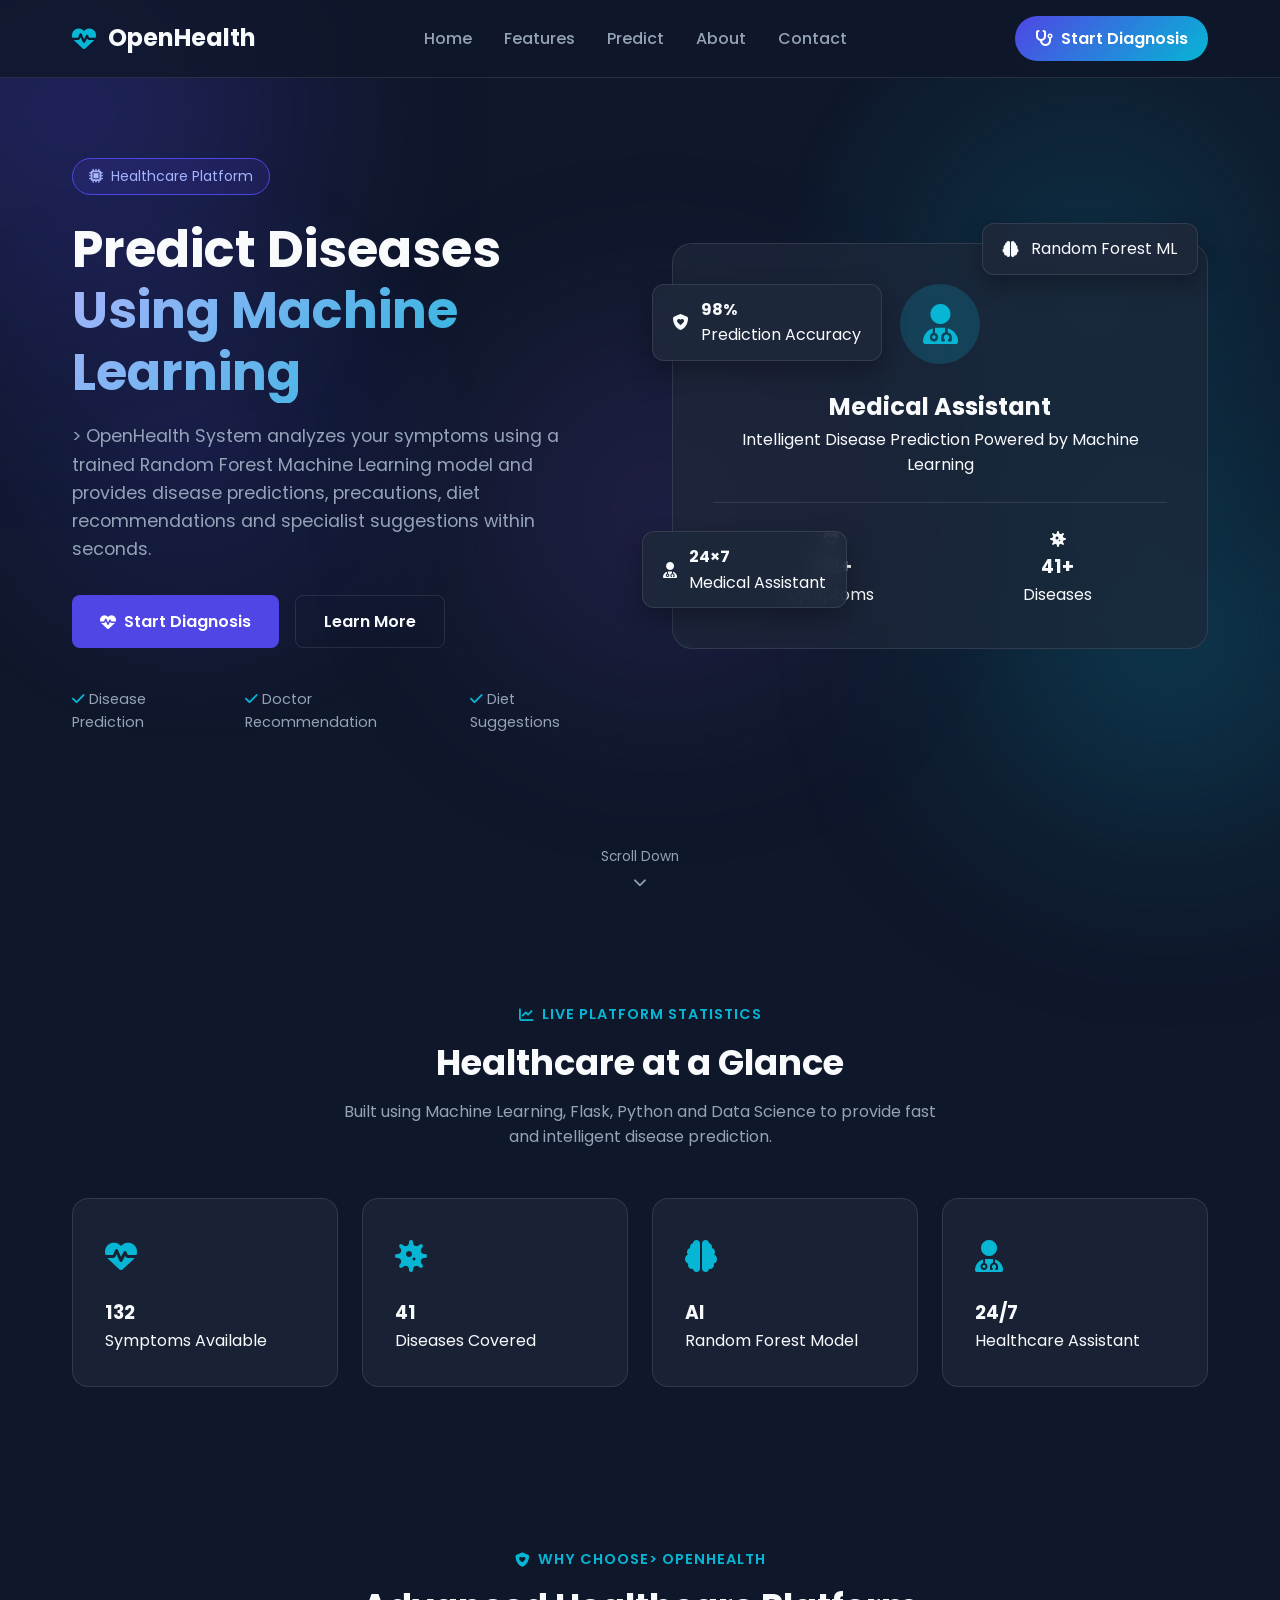
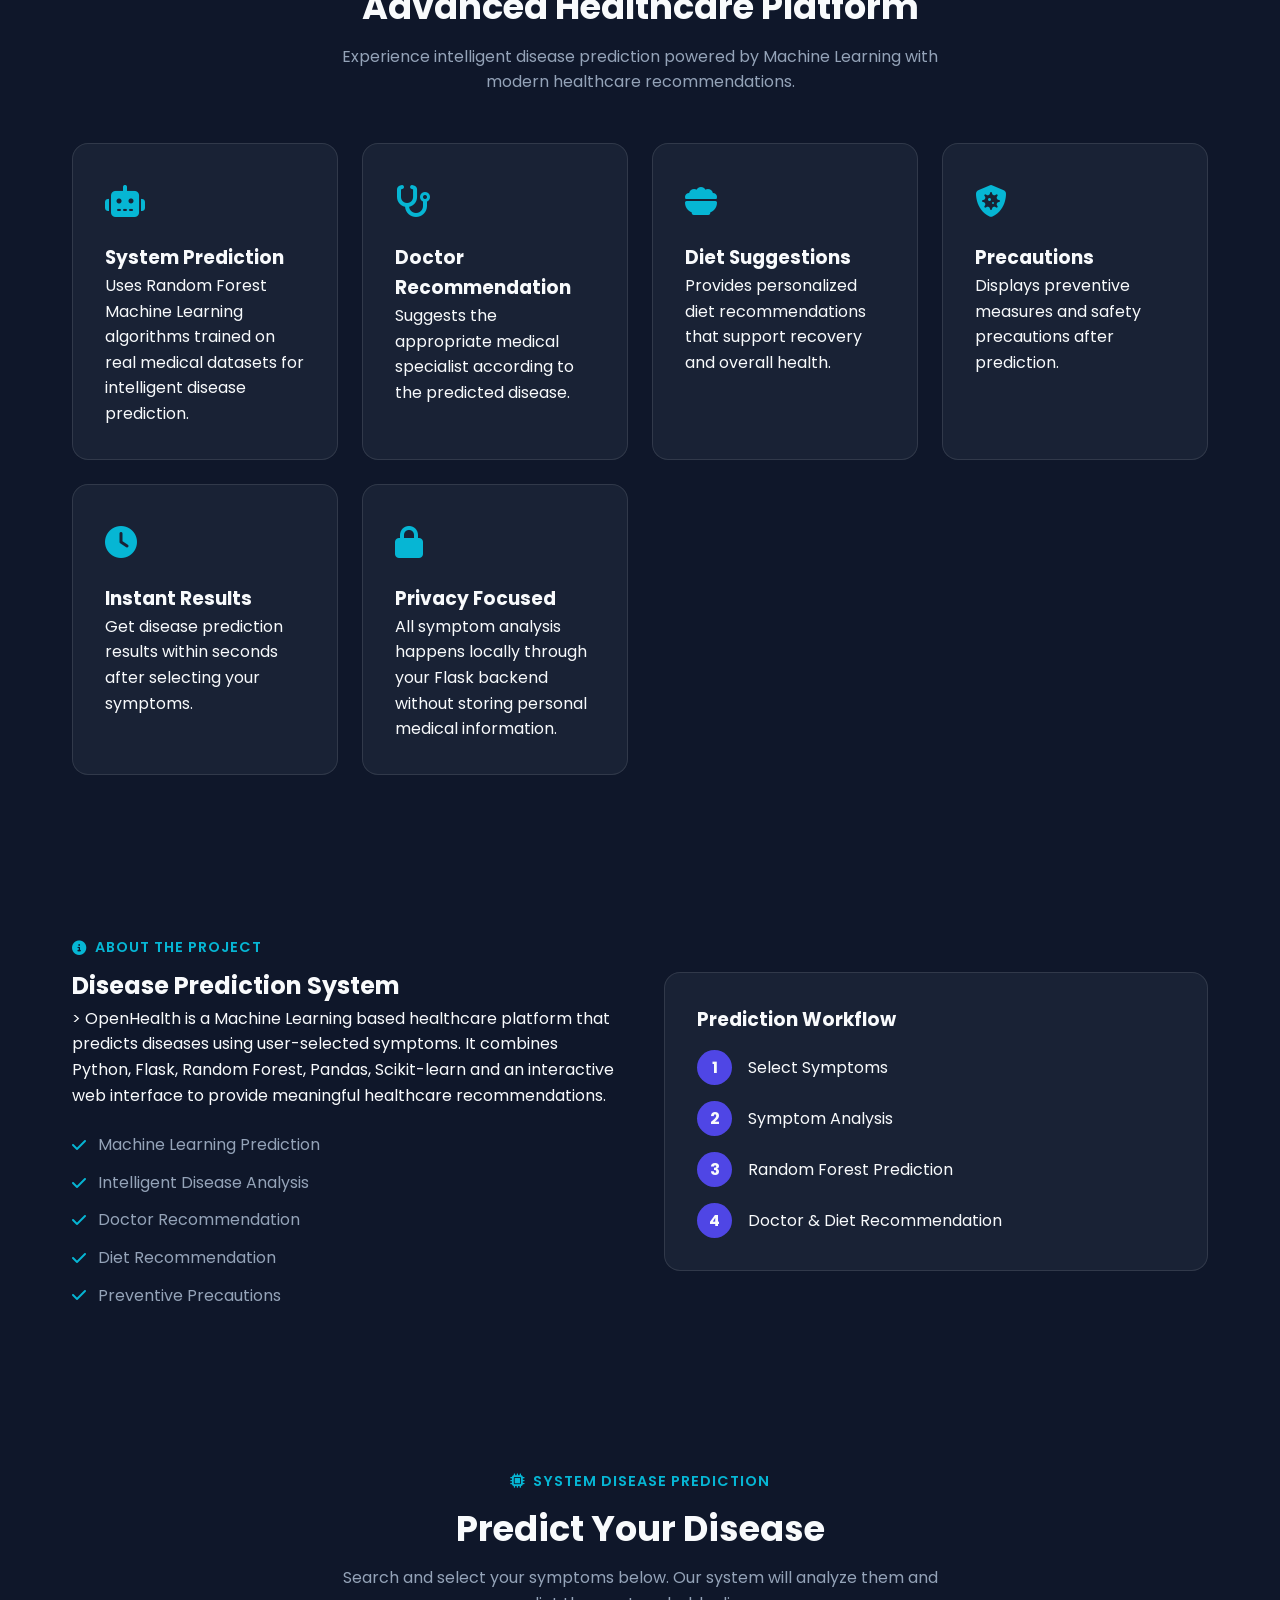
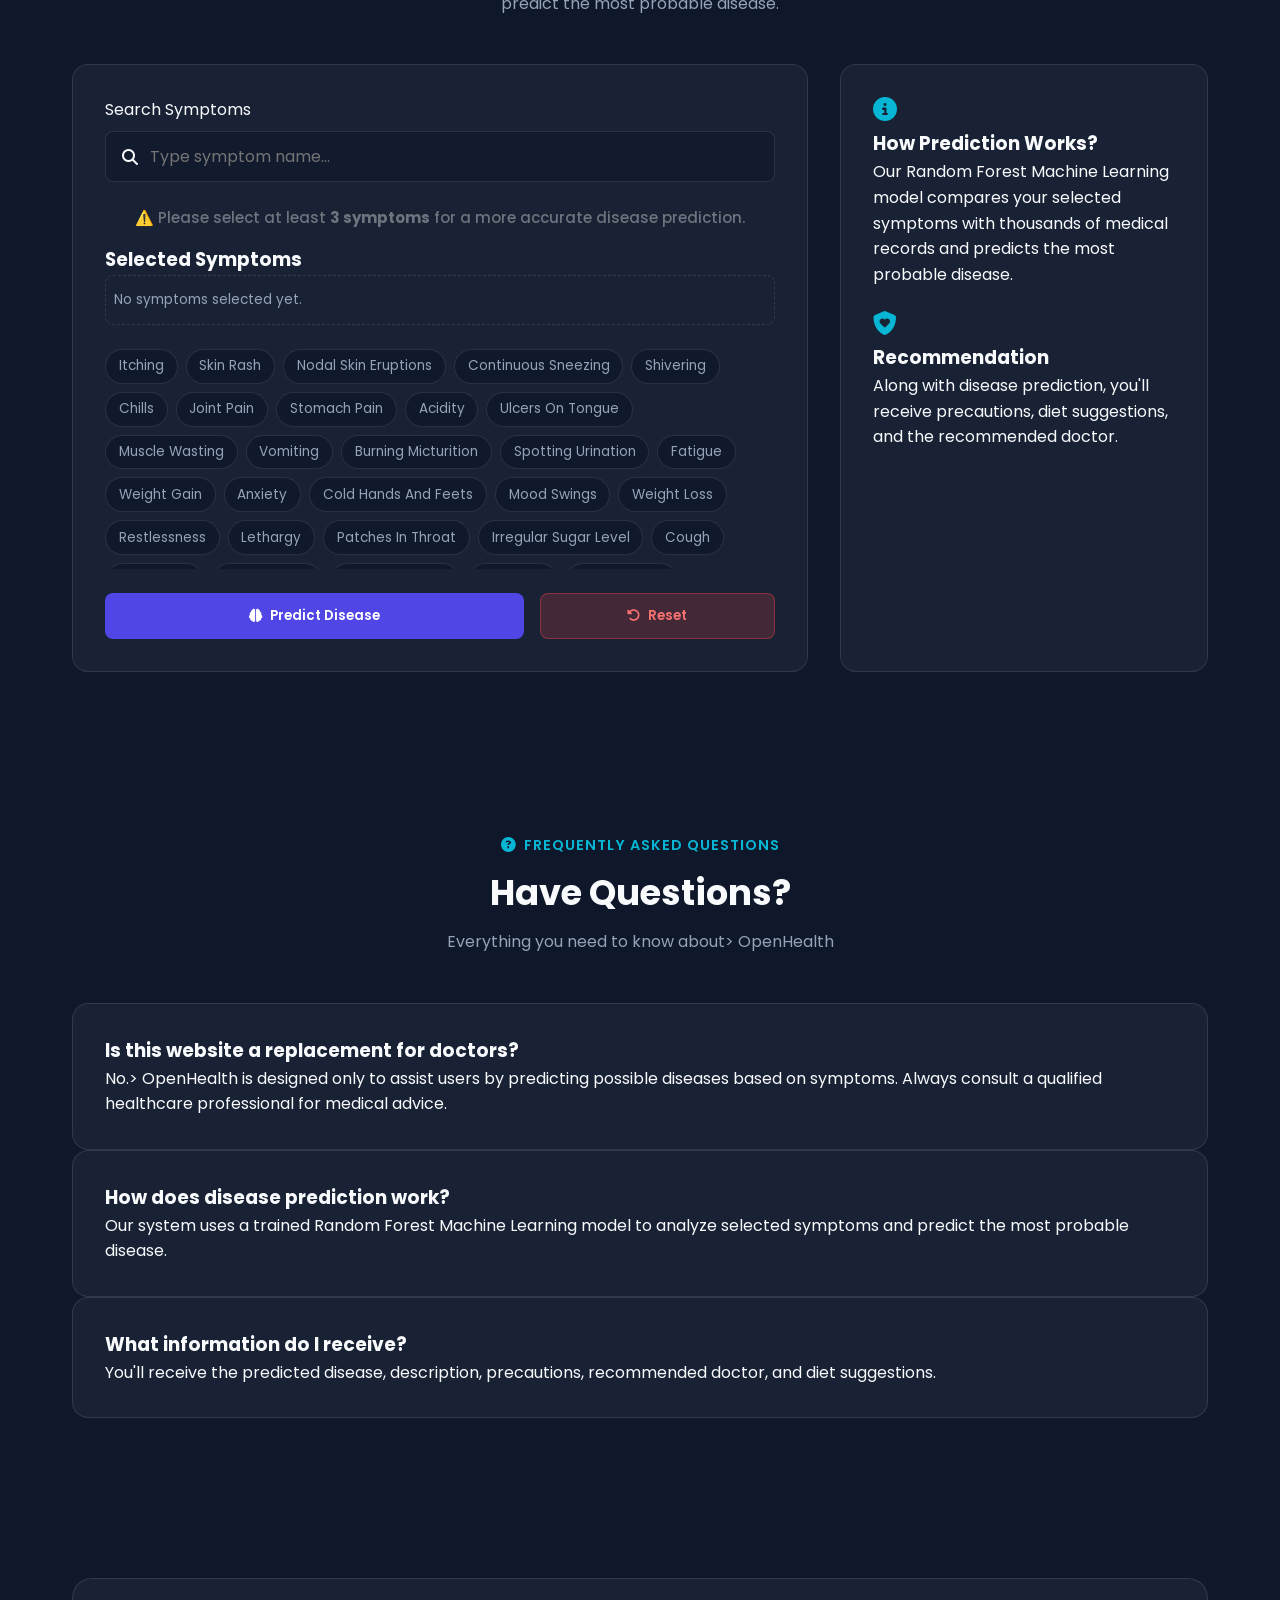
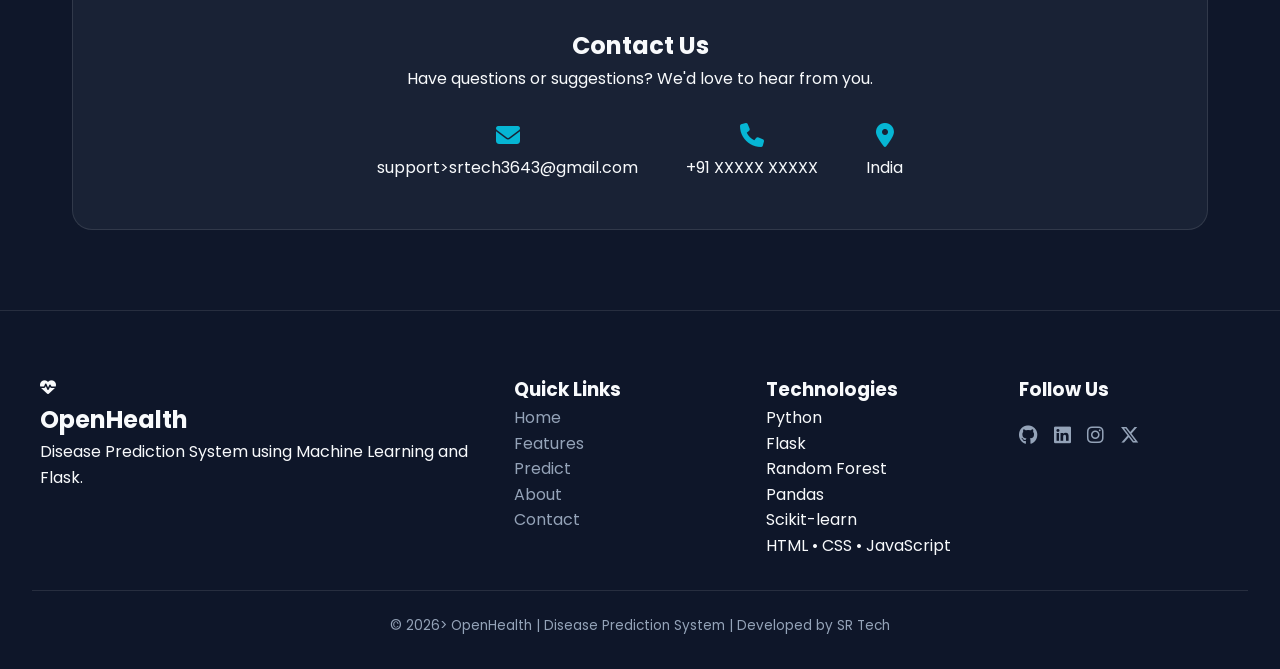
<file: Disease_prediction_frontend/index.html>
<!DOCTYPE html>
<html lang="en">

<head>
    <meta charset="UTF-8">
    <meta name="viewport" content="width=device-width, initial-scale=1.0">
    <title> OpenHealth  | Disease Prediction System</title>

    <link rel="stylesheet" href="style.css">

    <link rel="preconnect" href="https://fonts.googleapis.com">
    <link rel="preconnect" href="https://fonts.gstatic.com" crossorigin>
    <link href="https://fonts.googleapis.com/css2?family=Poppins:wght@300;400;500;600;700;800&display=swap" rel="stylesheet">

    <link rel="stylesheet" href="https://cdnjs.cloudflare.com/ajax/libs/font-awesome/6.7.2/css/all.min.css">
</head>

<body>

    <div class="gradient-bg"></div>
    <div class="blur blur-one"></div>
    <div class="blur blur-two"></div>
    <div class="blur blur-three"></div>
    <div class="particles"></div>

    <header>
        <nav class="navbar">
            <div class="logo">
                <i class="fa-solid fa-heart-pulse"></i>
                <span> OpenHealth </span>
            </div>

            <ul class="nav-links">
                <li><a href="#home">Home</a></li>
                <li><a href="#features">Features</a></li>
                <li><a href="#predict">Predict</a></li>
                <li><a href="#about">About</a></li>
                <li><a href="#contact">Contact</a></li>
            </ul>

            <a href="#predict" class="start-btn">
                <i class="fa-solid fa-stethoscope"></i>
                Start Diagnosis
            </a>

            <div class="menu-btn">
                <i class="fa-solid fa-bars"></i>
            </div>
        </nav>
    </header>

    <section class="hero" id="home">
        <div class="hero-left">
            <div class="hero-badge">
                <i class="fa-solid fa-microchip"></i>
               Healthcare Platform
            </div>

            <h1>
                Predict Diseases
                <span>Using Machine Learning</span>
            </h1>

            <p>
            > OpenHealth System analyzes your symptoms using a trained
                Random Forest Machine Learning model and provides disease
                predictions, precautions, diet recommendations and
                specialist suggestions within seconds.
            </p>

            <div class="hero-buttons">
                <a href="#predict" class="primary-btn">
                    <i class="fa-solid fa-heart-pulse"></i>
                    Start Diagnosis
                </a>
                <a href="#about" class="secondary-btn">
                    Learn More
                </a>
            </div>

            <div class="hero-features">
                <div>
                    <i class="fa-solid fa-check"></i>
                    Disease Prediction
                </div>
                <div>
                    <i class="fa-solid fa-check"></i>
                    Doctor Recommendation
                </div>
                <div>
                    <i class="fa-solid fa-check"></i>
                    Diet Suggestions
                </div>
            </div>
        </div>

        <div class="hero-right">
            <div class="doctor-card">
                <div class="doctor-image">
                    <i class="fa-solid fa-user-doctor"></i>
                </div>
                <h2> Medical Assistant</h2>
                <p>
                    Intelligent Disease Prediction
                    Powered by Machine Learning
                </p>

                <div class="doctor-status">
                    <div class="status-card">
                        <i class="fa-solid fa-heart-pulse"></i>
                        <h3>132+</h3>
                        <span>Symptoms</span>
                    </div>
                    <div class="status-card">
                        <i class="fa-solid fa-virus"></i>
                        <h3>41+</h3>
                        <span>Diseases</span>
                    </div>
                </div>
            </div>

            <div class="floating-card card-one">
                <i class="fa-solid fa-shield-heart"></i>
                <div>
                    <h4>98%</h4>
                    <p>Prediction Accuracy</p>
                </div>
            </div>

            <div class="floating-card card-two">
                <i class="fa-solid fa-user-doctor"></i>
                <div>
                    <h4>24×7</h4>
                    <p>Medical Assistant</p>
                </div>
            </div>

            <div class="floating-card card-three">
                <i class="fa-solid fa-brain"></i>
                <div>
        
                    <p>Random Forest ML</p>
                </div>
            </div>
        </div>
    </section>

    <div class="scroll-indicator">
        <span>Scroll Down</span>
        <i class="fa-solid fa-chevron-down"></i>
    </div>

    <section class="stats-section" id="features">
        <div class="section-header">
            <span class="section-tag">
                <i class="fa-solid fa-chart-line"></i>
                Live Platform Statistics
            </span>
            <h2> Healthcare at a Glance</h2>
            <p>
                Built using Machine Learning, Flask, Python and Data Science to
                provide fast and intelligent disease prediction.
            </p>
        </div>

        <div class="stats-grid">
            <div class="stat-box">
                <div class="icon-box">
                    <i class="fa-solid fa-heart-pulse"></i>
                </div>
                <h3 class="counter" data-target="132">0</h3>
                <p>Symptoms Available</p>
            </div>

            <div class="stat-box">
                <div class="icon-box">
                    <i class="fa-solid fa-virus"></i>
                </div>
                <h3 class="counter" data-target="41">0</h3>
                <p>Diseases Covered</p>
            </div>

            <div class="stat-box">
                <div class="icon-box">
                    <i class="fa-solid fa-brain"></i>
                </div>
                <h3>AI</h3>
                <p>Random Forest Model</p>
            </div>

            <div class="stat-box">
                <div class="icon-box">
                    <i class="fa-solid fa-user-doctor"></i>
                </div>
                <h3>24/7</h3>
                <p>Healthcare Assistant</p>
            </div>
        </div>
    </section>

    <section class="why-us">
        <div class="section-header">
            <span class="section-tag">
                <i class="fa-solid fa-shield-heart"></i>
                Why Choose> OpenHealth 
            </span>
            <h2>Advanced Healthcare Platform</h2>
            <p>
                Experience intelligent disease prediction powered by Machine
                Learning with modern healthcare recommendations.
            </p>
        </div>

        <div class="feature-grid">
            <div class="feature-card">
                <div class="feature-icon"><i class="fa-solid fa-robot"></i></div>
                <h3>System Prediction</h3>
                <p>Uses Random Forest Machine Learning algorithms trained on real medical datasets for intelligent disease prediction.</p>
            </div>

            <div class="feature-card">
                <div class="feature-icon"><i class="fa-solid fa-stethoscope"></i></div>
                <h3>Doctor Recommendation</h3>
                <p>Suggests the appropriate medical specialist according to the predicted disease.</p>
            </div>

            <div class="feature-card">
                <div class="feature-icon"><i class="fa-solid fa-bowl-food"></i></div>
                <h3>Diet Suggestions</h3>
                <p>Provides personalized diet recommendations that support recovery and overall health.</p>
            </div>

            <div class="feature-card">
                <div class="feature-icon"><i class="fa-solid fa-shield-virus"></i></div>
                <h3>Precautions</h3>
                <p>Displays preventive measures and safety precautions after prediction.</p>
            </div>

            <div class="feature-card">
                <div class="feature-icon"><i class="fa-solid fa-clock"></i></div>
                <h3>Instant Results</h3>
                <p>Get disease prediction results within seconds after selecting your symptoms.</p>
            </div>

            <div class="feature-card">
                <div class="feature-icon"><i class="fa-solid fa-lock"></i></div>
                <h3>Privacy Focused</h3>
                <p>All symptom analysis happens locally through your Flask backend without storing personal medical information.</p>
            </div>
        </div>
    </section>

    <section class="about-section" id="about">
        <div class="about-left">
            <span class="section-tag">
                <i class="fa-solid fa-circle-info"></i>
                About The Project
            </span>
            <h2>Disease Prediction System</h2>
            <p>
            > OpenHealth is a Machine Learning based healthcare platform
                that predicts diseases using user-selected symptoms.
                It combines Python, Flask, Random Forest, Pandas,
                Scikit-learn and an interactive web interface to provide
                meaningful healthcare recommendations.
            </p>

            <div class="about-list">
                <div><i class="fa-solid fa-check"></i> Machine Learning Prediction</div>
                <div><i class="fa-solid fa-check"></i> Intelligent Disease Analysis</div>
                <div><i class="fa-solid fa-check"></i> Doctor Recommendation</div>
                <div><i class="fa-solid fa-check"></i> Diet Recommendation</div>
                <div><i class="fa-solid fa-check"></i> Preventive Precautions</div>
            </div>
        </div>

        <div class="about-right">
            <div class="workflow-card">
                <h3>Prediction Workflow</h3>
                <div class="workflow-step"><span>1</span><p>Select Symptoms</p></div>
                <div class="workflow-step"><span>2</span><p>Symptom Analysis</p></div>
                <div class="workflow-step"><span>3</span><p>Random Forest Prediction</p></div>
                <div class="workflow-step"><span>4</span><p>Doctor & Diet Recommendation</p></div>
            </div>
        </div>
    </section>

    <section class="prediction-section" id="predict">
        <div class="section-header">
            <span class="section-tag">
                <i class="fa-solid fa-microchip"></i>
                System Disease Prediction
            </span>
            <h2>Predict Your Disease</h2>
            <p>
                Search and select your symptoms below. Our system will
                analyze them and predict the most probable disease.
            </p>
        </div>

        <div class="prediction-container">
            <div class="prediction-left">
                <label for="symptomSearch">Search Symptoms</label>

<div class="search-box">
    <i class="fa-solid fa-magnifying-glass"></i>
    <input type="text" id="symptomSearch" placeholder="Type symptom name...">
</div>

<p class="prediction-note">
    ⚠️ Please select at least <strong>3 symptoms</strong> for a more accurate disease prediction.
</p>

<h3>Selected Symptoms</h3>
                <div id="selectedSymptoms" class="selected-symptoms">
                    </div>

                <div id="symptomList" class="symptom-list">
                    </div>

                <div class="button-group">
                    <button id="predictBtn" class="predict-btn">
                        <i class="fa-solid fa-brain"></i>
                        Predict Disease
                    </button>
                    <button id="resetBtn" class="reset-btn">
                        <i class="fa-solid fa-rotate-left"></i>
                        Reset
                    </button>
                </div>
            </div>

            <div class="prediction-right">
                <div class="prediction-info">
                    <i class="fa-solid fa-circle-info"></i>
                    <h3>How Prediction Works?</h3>
                    <p>
                        Our Random Forest Machine Learning model compares
                        your selected symptoms with thousands of medical
                        records and predicts the most probable disease.
                    </p>
                </div>

                <div class="prediction-info">
                    <i class="fa-solid fa-shield-heart"></i>
                    <h3>Recommendation</h3>
                    <p>
                        Along with disease prediction, you'll receive precautions,
                        diet suggestions, and the recommended doctor.
                    </p>
                </div>
            </div>
        </div>
    </section>

<section class="loading-section" id="loadingSection">
    <div class="loader-card">
        <div class="loader"></div>
        <h2 id="loadingText">Analyzing Symptoms...</h2>
        <div class="loading-steps">
            <p id="step1">⏳ Collecting Selected Symptoms...</p>
            <p id="step2">⏳ Waiting...</p>
            <p id="step3">⏳ Waiting...</p>
            <p id="step4">⏳ Waiting...</p>
        </div>
    </div>
</section>

    <section class="result-section" id="resultSection">
        <div class="section-header">
            <span class="section-tag">
                <i class="fa-solid fa-square-poll-vertical"></i>
                Prediction Report
            </span>
            <h2>Disease Prediction Report</h2>
        </div>

        <div class="result-card disease-card">
    <div style="display: flex; justify-content: space-between; align-items: center; width: 100%;">
        <div>
            <i class="fa-solid fa-virus"></i>
            <h3>Predicted Disease</h3>
        </div>
        <div class="confidence-badge" id="confidenceBadge" style="display: none;">
            <i class="fa-solid fa-chart-line"></i>
            <span id="confidenceValue">0%</span> Confidence
        </div>
    </div>
    <p id="diseaseName">Waiting...</p>
        </div>

            <div class="result-card doctor-card-result">
                <i class="fa-solid fa-user-doctor"></i>
                <h3>Recommended Doctor</h3>
                <p id="doctorName">-</p>
            </div>

            <div class="result-card diet-card">
                <i class="fa-solid fa-bowl-food"></i>
                <h3>Diet Recommendation</h3>
                <p id="dietPlan">-</p>
            </div>

            <div class="result-card description-card">
                <i class="fa-solid fa-file-medical"></i>
                <h3>Disease Description</h3>
                <p id="description">-</p>
            </div>
        </div>

        <div class="precautions-card">
            <h2>Precautions</h2>
            <ul id="precautionsList"></ul>
        </div>
    </section>

    <section class="faq-section">
        <div class="section-header">
            <span class="section-tag">
                <i class="fa-solid fa-circle-question"></i>
                Frequently Asked Questions
            </span>
            <h2>Have Questions?</h2>
            <p>Everything you need to know about> OpenHealth </p>
        </div>

        <div class="faq-container">
            <div class="faq-card">
                <h3>Is this website a replacement for doctors?</h3>
                <p>No.> OpenHealth is designed only to assist users by predicting possible diseases based on symptoms. Always consult a qualified healthcare professional for medical advice.</p>
            </div>

            <div class="faq-card">
                <h3>How does disease prediction work?</h3>
                <p>Our system uses a trained Random Forest Machine Learning model to analyze selected symptoms and predict the most probable disease.</p>
            </div>

            <div class="faq-card">
                <h3>What information do I receive?</h3>
                <p>You'll receive the predicted disease, description, precautions, recommended doctor, and diet suggestions.</p>
            </div>
        </div>
    </section>

    <section class="contact-section" id="contact">
        <div class="contact-card">
            <h2>Contact Us</h2>
            <p>Have questions or suggestions? We'd love to hear from you.</p>

            <div class="contact-grid">
                <div>
                    <i class="fa-solid fa-envelope"></i>
                    <p>support>srtech3643@gmail.com</p>
                </div>
                <div>
                    <i class="fa-solid fa-phone"></i>
                    <p>+91 XXXXX XXXXX</p>
                </div>
                <div>
                    <i class="fa-solid fa-location-dot"></i>
                    <p>India</p>
                </div>
            </div>
        </div>
    </section>

    <footer>
        <div class="footer-container">
            <div class="footer-logo">
                <i class="fa-solid fa-heart-pulse"></i>
                <h2> OpenHealth </h2>
                <p> Disease Prediction System using Machine Learning and Flask.</p>
            </div>

            <div class="footer-links">
                <h3>Quick Links</h3>
                <ul>
                    <li><a href="#home">Home</a></li>
                    <li><a href="#features">Features</a></li>
                    <li><a href="#predict">Predict</a></li>
                    <li><a href="#about">About</a></li>
                    <li><a href="#contact">Contact</a></li>
                </ul>
            </div>

            <div class="footer-tech">
                <h3>Technologies</h3>
                <ul>
                    <li>Python</li>
                    <li>Flask</li>
                    <li>Random Forest</li>
                    <li>Pandas</li>
                    <li>Scikit-learn</li>
                    <li>HTML • CSS • JavaScript</li>
                </ul>
            </div>

            <div class="footer-social">
                <h3>Follow Us</h3>
                <div class="social-icons">
                    <a href="#"><i class="fab fa-github"></i></a>
                    <a href="#"><i class="fab fa-linkedin"></i></a>
                    <a href="#"><i class="fab fa-instagram"></i></a>
                    <a href="#"><i class="fab fa-x-twitter"></i></a>
                </div>
            </div>
        </div>
        <hr>
        <p class="copyright">
            © 2026> OpenHealth | Disease Prediction System | Developed by SR Tech </p>
    </footer>

    <button id="scrollTop">
        <i class="fa-solid fa-arrow-up"></i>
    </button>

    <script src="script.js"></script>
</body>

</html>
</file>
<file: Disease_prediction_frontend/style.css>
/* ==========================================================================
   1. VARIABLES & RESET
   ========================================================================== */
:root {
    --primary: #4f46e5;
    --primary-hover: #4338ca;
    --secondary: #06b6d4;
    --dark-bg: #0f172a;
    --card-bg: rgba(30, 41, 59, 0.7);
    --border-color: rgba(255, 255, 255, 0.1);
    --text-main: #f8fafc;
    --text-muted: #94a3b8;
    --accent-glow: rgba(79, 70, 229, 0.3);
    --font-family: 'Poppins', sans-serif;
}

* {
    margin: 0;
    padding: 0;
    box-sizing: border-box;
    font-family: var(--font-family);
    scroll-behavior: smooth;
}

body {
    background-color: var(--dark-bg);
    color: var(--text-main);
    line-height: 1.6;
    overflow-x: hidden;
    position: relative;
}

/* ==========================================================================
   2. BACKGROUND EFFECTS
   ========================================================================== */
.gradient-bg {
    position: fixed;
    top: 0;
    left: 0;
    width: 100vw;
    height: 100vh;
    background: radial-gradient(circle at 15% 50%, rgba(79, 70, 229, 0.15), transparent 25%),
                radial-gradient(circle at 85% 30%, rgba(6, 182, 212, 0.15), transparent 25%);
    z-index: -2;
}

.blur {
    position: fixed;
    border-radius: 50%;
    filter: blur(120px);
    z-index: -1;
    pointer-events: none;
}
.blur-one { top: -10%; left: -10%; width: 400px; height: 400px; background: #4f46e5; opacity: 0.3; }
.blur-two { bottom: 10%; right: -5%; width: 350px; height: 350px; background: #06b6d4; opacity: 0.25; }
.blur-three { top: 40%; left: 40%; width: 300px; height: 300px; background: #8b5cf6; opacity: 0.2; }

/* ==========================================================================
   3. NAVIGATION
   ========================================================================== */
header {
    position: sticky;
    top: 0;
    width: 100%;
    backdrop-filter: blur(12px);
    background: rgba(15, 23, 42, 0.8);
    border-bottom: 1px solid var(--border-color);
    z-index: 1000;
}

.navbar {
    max-width: 1200px;
    margin: 0 auto;
    padding: 1rem 2rem;
    display: flex;
    justify-content: space-between;
    align-items: center;
}

.logo {
    display: flex;
    align-items: center;
    gap: 0.75rem;
    font-size: 1.5rem;
    font-weight: 700;
    color: var(--text-main);
}
.logo i { color: var(--secondary); }

.nav-links {
    display: flex;
    list-style: none;
    gap: 2rem;
}

.nav-links a {
    color: var(--text-muted);
    text-decoration: none;
    font-weight: 500;
    transition: color 0.3s ease;
}

.nav-links a:hover {
    color: var(--text-main);
}

.start-btn {
    background: linear-gradient(135deg, var(--primary), var(--secondary));
    color: #fff;
    border: none;
    padding: 0.6rem 1.25rem;
    border-radius: 30px;
    font-weight: 600;
    cursor: pointer;
    text-decoration: none;
    display: flex;
    align-items: center;
    gap: 0.5rem;
    transition: transform 0.2s ease, box-shadow 0.2s ease;
}

.start-btn:hover {
    transform: translateY(-2px);
    box-shadow: 0 4px 15px var(--accent-glow);
}

.menu-btn {
    display: none;
    font-size: 1.5rem;
    cursor: pointer;
}

/* ==========================================================================
   4. HERO SECTION
   ========================================================================== */
.hero {
    max-width: 1200px;
    margin: 0 auto;
    padding: 5rem 2rem;
    display: grid;
    grid-template-columns: 1fr 1fr;
    gap: 4rem;
    align-items: center;
    position: relative;
}

.hero-badge {
    display: inline-flex;
    align-items: center;
    gap: 0.5rem;
    background: rgba(79, 70, 229, 0.15);
    border: 1px solid var(--primary);
    color: #a5b4fc;
    padding: 0.4rem 1rem;
    border-radius: 20px;
    font-size: 0.875rem;
    margin-bottom: 1.5rem;
}

.hero-left h1 {
    font-size: 3.2rem;
    line-height: 1.2;
    margin-bottom: 1.2rem;
}

.hero-left h1 span {
    background: linear-gradient(135deg, #a5b4fc, var(--secondary));
    -webkit-background-clip: text;
    -webkit-text-fill-color: transparent;
    display: block;
}

.hero-left p {
    color: var(--text-muted);
    font-size: 1.1rem;
    margin-bottom: 2rem;
}

.hero-buttons {
    display: flex;
    gap: 1rem;
    margin-bottom: 2.5rem;
}

.primary-btn, .secondary-btn {
    padding: 0.8rem 1.75rem;
    border-radius: 8px;
    font-weight: 600;
    cursor: pointer;
    text-decoration: none;
    display: inline-flex;
    align-items: center;
    gap: 0.5rem;
    transition: all 0.3s ease;
}

.primary-btn {
    background: var(--primary);
    color: #fff;
    border: none;
}
.primary-btn:hover { background: var(--primary-hover); }

.secondary-btn {
    background: transparent;
    color: var(--text-main);
    border: 1px solid var(--border-color);
}
.secondary-btn:hover { background: rgba(255, 255, 255, 0.05); }

.hero-features {
    display: flex;
    gap: 1.5rem;
    font-size: 0.9rem;
    color: var(--text-muted);
}

.hero-features i { color: var(--secondary); }

/* Floating Doctor Card & Stats */
.hero-right {
    position: relative;
}

.doctor-card {
    background: var(--card-bg);
    border: 1px solid var(--border-color);
    backdrop-filter: blur(10px);
    padding: 2.5rem;
    border-radius: 20px;
    text-align: center;
}

.doctor-image {
    width: 80px;
    height: 80px;
    background: rgba(6, 182, 212, 0.2);
    border-radius: 50%;
    display: flex;
    align-items: center;
    justify-content: center;
    margin: 0 auto 1.5rem;
    font-size: 2.5rem;
    color: var(--secondary);
}

.doctor-status {
    display: flex;
    justify-content: space-around;
    margin-top: 1.5rem;
    padding-top: 1.5rem;
    border-top: 1px solid var(--border-color);
}

.floating-card {
    position: absolute;
    background: rgba(30, 41, 59, 0.9);
    border: 1px solid var(--border-color);
    padding: 0.75rem 1.25rem;
    border-radius: 12px;
    display: flex;
    align-items: center;
    gap: 0.75rem;
    box-shadow: 0 10px 25px rgba(0,0,0,0.3);
    backdrop-filter: blur(10px);
}

.card-one { top: 10%; left: -20px; }
.card-two { bottom: 10%; left: -30px; }
.card-three { top: -20px; right: 10px; }

.scroll-indicator {
    text-align: center;
    margin: 2rem 0;
    color: var(--text-muted);
    font-size: 0.85rem;
    display: flex;
    flex-direction: column;
    align-items: center;
    gap: 0.5rem;
}

/* ==========================================================================
   5. SECTIONS GENERAL & CARDS
   ========================================================================== */
section {
    max-width: 1200px;
    margin: 0 auto;
    padding: 5rem 2rem;
}

.section-header {
    text-align: center;
    max-width: 600px;
    margin: 0 auto 3rem;
}

.section-tag {
    color: var(--secondary);
    font-size: 0.9rem;
    font-weight: 600;
    text-transform: uppercase;
    letter-spacing: 1px;
    display: inline-flex;
    align-items: center;
    gap: 0.5rem;
    margin-bottom: 0.5rem;
}

.section-header h2 { font-size: 2.2rem; margin-bottom: 0.5rem; }
.section-header p { color: var(--text-muted); }

.stats-grid, .feature-grid {
    display: grid;
    grid-template-columns: repeat(auto-fit, minmax(240px, 1fr));
    gap: 1.5rem;
}

.stat-box, .feature-card, .faq-card {
    background: var(--card-bg);
    border: 1px solid var(--border-color);
    padding: 2rem;
    border-radius: 16px;
    backdrop-filter: blur(10px);
    transition: transform 0.3s ease;
}

.feature-card:hover, .stat-box:hover {
    transform: translateY(-5px);
    border-color: rgba(255, 255, 255, 0.2);
}

.feature-icon, .icon-box {
    font-size: 2rem;
    color: var(--secondary);
    margin-bottom: 1rem;
}

/* ==========================================================================
   6. ABOUT & WORKFLOW SECTION
   ========================================================================== */
.about-section {
    display: grid;
    grid-template-columns: 1fr 1fr;
    gap: 3rem;
    align-items: center;
}

.about-list {
    margin-top: 1.5rem;
    display: flex;
    flex-direction: column;
    gap: 0.75rem;
}

.about-list div {
    display: flex;
    align-items: center;
    gap: 0.75rem;
    color: var(--text-muted);
}
.about-list i { color: var(--secondary); }

.workflow-card {
    background: var(--card-bg);
    border: 1px solid var(--border-color);
    padding: 2rem;
    border-radius: 16px;
}

.workflow-step {
    display: flex;
    align-items: center;
    gap: 1rem;
    margin-top: 1rem;
}

.workflow-step span {
    width: 35px;
    height: 35px;
    background: var(--primary);
    border-radius: 50%;
    display: flex;
    align-items: center;
    justify-content: center;
    font-weight: bold;
}

/* ==========================================================================
   7. PREDICTION & INTERACTIVE SECTION
   ========================================================================== */
.prediction-container {
    display: grid;
    grid-template-columns: 2fr 1fr;
    gap: 2rem;
}

.prediction-left, .prediction-right {
    background: var(--card-bg);
    border: 1px solid var(--border-color);
    padding: 2rem;
    border-radius: 16px;
}

.search-box {
    display: flex;
    align-items: center;
    background: rgba(15, 23, 42, 0.6);
    border: 1px solid var(--border-color);
    border-radius: 8px;
    padding: 0.75rem 1rem;
    gap: 0.75rem;
    margin: 0.5rem 0 1.5rem;
}

.search-box input {
    background: transparent;
    border: none;
    outline: none;
    color: #fff;
    width: 100%;
    font-size: 1rem;
}

.selected-symptoms {
    display: flex;
    flex-wrap: wrap;
    gap: 0.5rem;
    min-height: 50px;
    margin-bottom: 1.5rem;
    padding: 0.5rem;
    border: 1px dashed var(--border-color);
    border-radius: 8px;
    align-items: center;
}

/* Dynamically loaded chips */
.symptom-chip {
    background: var(--primary);
    color: #fff;
    padding: 0.35rem 0.8rem;
    border-radius: 20px;
    font-size: 0.85rem;
    display: inline-flex;
    align-items: center;
    gap: 0.5rem;
    transition: all 0.2s ease;
}

.symptom-chip .remove-chip {
    cursor: pointer;
    font-weight: bold;
    margin-left: 4px;
    color: #cbd5e1;
}

.symptom-chip .remove-chip:hover {
    color: #ffffff;
}

/* Unselected Symptom Buttons List */
.symptom-list {
    max-height: 220px;
    overflow-y: auto;
    display: flex;
    flex-wrap: wrap;
    gap: 0.5rem;
    margin-bottom: 1.5rem;
    padding-right: 0.5rem;
}

/* Custom Scrollbar for Symptom List */
.symptom-list::-webkit-scrollbar {
    width: 6px;
}
.symptom-list::-webkit-scrollbar-thumb {
    background: rgba(255, 255, 255, 0.2);
    border-radius: 4px;
}

.symptom-item {
    background: rgba(15, 23, 42, 0.8);
    border: 1px solid var(--border-color);
    color: var(--text-muted);
    padding: 0.4rem 0.8rem;
    border-radius: 20px;
    font-size: 0.85rem;
    cursor: pointer;
    transition: all 0.2s ease;
    user-select: none;
}

.symptom-item:hover {
    border-color: var(--secondary);
    color: var(--text-main);
    transform: translateY(-1px);
}

.symptom-item.active {
    background: var(--primary);
    border-color: var(--primary);
    color: #fff;
}

.button-group {
    display: flex;
    gap: 1rem;
}

.predict-btn, .reset-btn {
    padding: 0.75rem 1.5rem;
    border-radius: 8px;
    border: none;
    font-weight: 600;
    cursor: pointer;
    display: flex;
    align-items: center;
    gap: 0.5rem;
    transition: background 0.2s ease;
}

.predict-btn { background: var(--primary); color: white; flex: 2; justify-content: center; }
.predict-btn:hover { background: var(--primary-hover); }

.reset-btn { background: rgba(239, 68, 68, 0.2); color: #f87171; border: 1px solid rgba(239, 68, 68, 0.4); flex: 1; justify-content: center; }
.reset-btn:hover { background: rgba(239, 68, 68, 0.3); }

.prediction-info {
    margin-bottom: 1.5rem;
}
.prediction-info i { font-size: 1.5rem; color: var(--secondary); margin-bottom: 0.5rem; }

/* ==========================================================================
   8. LOADING & RESULT SECTIONS
   ========================================================================== */
.loading-section {
    display: none; /* Toggle via JS */
    text-align: center;
}

.loader-card {
    background: var(--card-bg);
    border: 1px solid var(--border-color);
    padding: 3rem;
    border-radius: 16px;
    display: inline-block;
}

.loader {
    width: 48px;
    height: 48px;
    border: 5px solid #FFF;
    border-bottom-color: var(--secondary);
    border-radius: 50%;
    display: inline-block;
    animation: rotation 1s linear infinite;
    margin-bottom: 1rem;
}

@keyframes rotation {
    0% { transform: rotate(0deg); }
    100% { transform: rotate(360deg); }
}

.result-section {
    display: none; /* Toggle via JS */
}

.result-grid {
    display: grid;
    grid-template-columns: repeat(auto-fit, minmax(220px, 1fr));
    gap: 1.5rem;
    margin-bottom: 2rem;
}

.result-card {
    background: var(--card-bg);
    border: 1px solid var(--border-color);
    padding: 1.5rem;
    border-radius: 12px;
}
.result-card i { font-size: 1.8rem; color: var(--secondary); margin-bottom: 0.5rem; }

.precautions-card {
    background: var(--card-bg);
    border: 1px solid var(--border-color);
    padding: 2rem;
    border-radius: 12px;
}

.precautions-card ul {
    list-style-position: inside;
    color: var(--text-muted);
    margin-top: 1rem;
}

.precautions-card li {
    margin-bottom: 0.5rem;
}

/* ==========================================================================
   9. CONTACT & FOOTER
   ========================================================================== */
.contact-card {
    background: var(--card-bg);
    border: 1px solid var(--border-color);
    padding: 3rem;
    border-radius: 20px;
    text-align: center;
}

.contact-grid {
    display: flex;
    justify-content: center;
    gap: 3rem;
    margin-top: 2rem;
    flex-wrap: wrap;
}

.contact-grid i {
    font-size: 1.5rem;
    color: var(--secondary);
    margin-bottom: 0.5rem;
}

footer {
    background: rgba(15, 23, 42, 0.95);
    border-top: 1px solid var(--border-color);
    padding: 4rem 2rem 2rem;
}

.footer-container {
    max-width: 1200px;
    margin: 0 auto;
    display: grid;
    grid-template-columns: 2fr 1fr 1fr 1fr;
    gap: 2rem;
    margin-bottom: 2rem;
}

.footer-links ul, .footer-tech ul {
    list-style: none;
}

.footer-links a {
    color: var(--text-muted);
    text-decoration: none;
}

.social-icons {
    display: flex;
    gap: 1rem;
    margin-top: 1rem;
}

.social-icons a {
    color: var(--text-muted);
    font-size: 1.2rem;
}

footer hr {
    border: none;
    border-top: 1px solid var(--border-color);
    margin-bottom: 1.5rem;
}

.copyright {
    text-align: center;
    color: var(--text-muted);
    font-size: 0.85rem;
}

#scrollTop {
    position: fixed;
    bottom: 20px;
    right: 20px;
    background: var(--primary);
    color: white;
    border: none;
    width: 45px;
    height: 45px;
    border-radius: 50%;
    cursor: pointer;
    box-shadow: 0 4px 10px rgba(0,0,0,0.3);
    display: none;
    align-items: center;
    justify-content: center;
    transition: opacity 0.3s ease;
}

/* ==========================================================================
   10. RESPONSIVE BREAKPOINTS
   ========================================================================== */
@media (max-width: 992px) {
    .hero, .about-section, .prediction-container {
        grid-template-columns: 1fr;
    }
    .card-one, .card-two, .card-three {
        display: none;
    }
    .footer-container {
        grid-template-columns: 1fr 1fr;
    }
}

@media (max-width: 768px) {
    .nav-links {
        display: none;
        flex-direction: column;
        position: absolute;
        top: 100%;
        left: 0;
        width: 100%;
        background: rgba(15, 23, 42, 0.95);
        padding: 1.5rem;
        border-bottom: 1px solid var(--border-color);
    }
    
    .nav-links.active {
        display: flex;
    }

    .start-btn {
        display: none;
    }

    .menu-btn {
        display: block;
    }

    .hero-left h1 {
        font-size: 2.2rem;
    }

    .footer-container {
        grid-template-columns: 1fr;
    }
}
/* Prediction Note */

.prediction-note{
    text-align:center;
    color:#6c757d;
    font-size:15px;
    margin:15px 0;
    font-weight:500;

}

.loading-steps{
    margin-top:25px;
    text-align:left;
    max-width:420px;
    margin-left:auto;
    margin-right:auto;
}

.loading-steps p{
    margin:12px 0;
    font-size:17px;
    color:#d9d9d9;
    transition:.4s;
}

/* ==========================================================================
   CONFIDENCE BADGE STYLING
   ========================================================================== */
.confidence-badge {
    display: inline-flex;
    align-items: center;
    gap: 0.5rem;
    background: rgba(6, 182, 212, 0.15);
    border: 1px solid var(--secondary);
    color: var(--secondary);
    padding: 0.35rem 0.85rem;
    border-radius: 20px;
    font-size: 0.85rem;
    font-weight: 600;
    box-shadow: 0 0 10px rgba(6, 182, 212, 0.25);
    transition: all 0.3s ease;
}

.confidence-badge i {
    font-size: 0.8rem;
}
</file>
